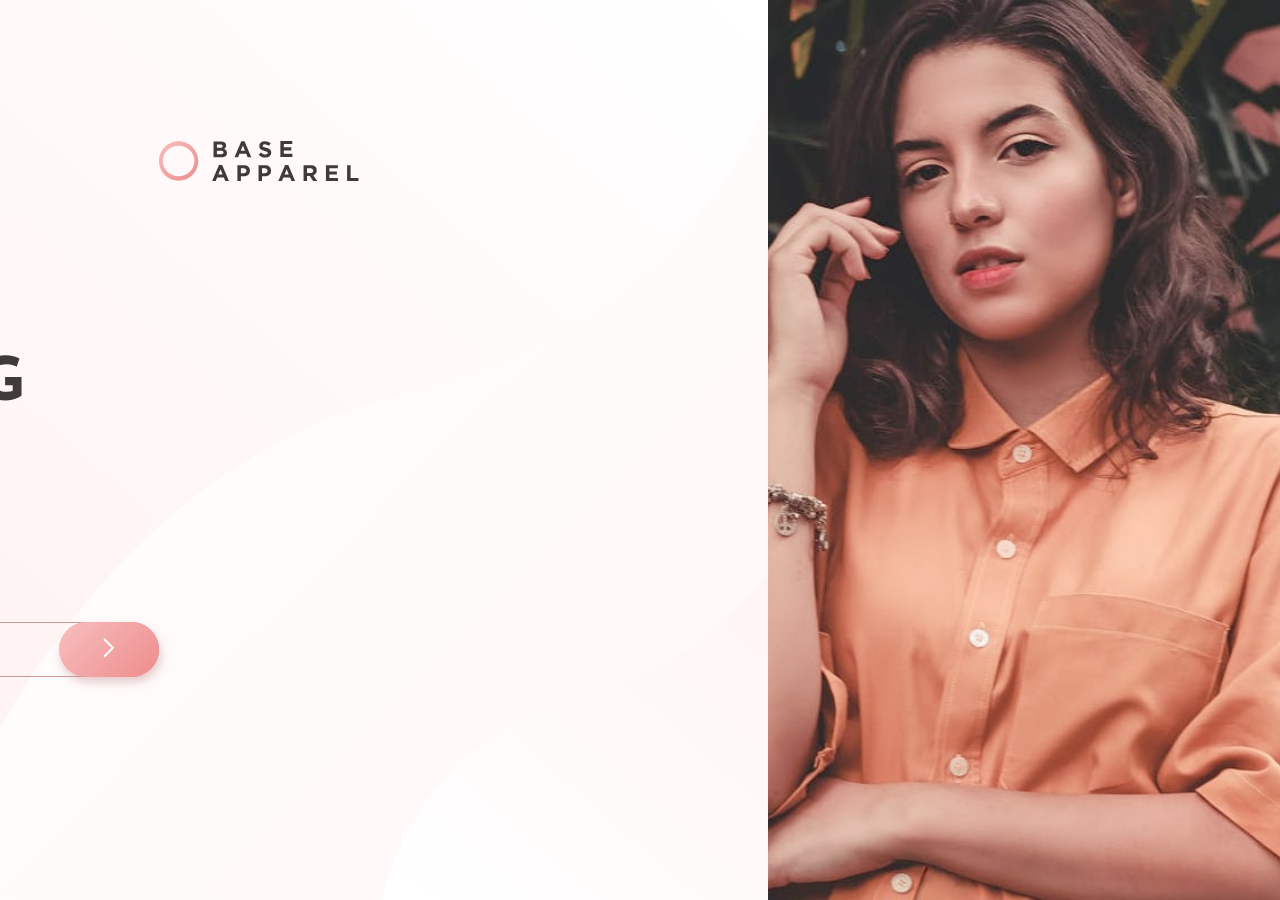
<file: base-apparel-coming-soon/index.html>
<!DOCTYPE html>
<html lang="en">

<head>
  <meta charset="UTF-8">
  <meta name="viewport" content="width=device-width, initial-scale=1.0">
  <!-- displays site properly based on user's device -->

  <link rel="icon" type="image/png" sizes="32x32" href="./images/favicon-32x32.png">

  <title>Frontend Mentor | Base Apparel coming soon page</title>
  <link rel="stylesheet" href="./css/index.css">

</head>

<body>
  <div class="container">
    <div class="left">
      <div class="inner-container">
        <img class="logo" src="./images/logo.svg" alt="logo" />

        <img class="bg-mobile" src="./images/hero-mobile.jpg" alt="background mobile" />
        <h1>
          <span>We're</span>
          <br />
          coming
          <br />
          soon
        </h1>

        <p>
          Hello fellow shoppers! We're currently building our new fashion
          store. Add your email below to stay up-to-date with announcements
          and our launch deals.
        </p>

        <form id="form">
          <input id="email" type="email" placeholder="Email Address" />
          <img class="error-icon" src="./images/icon-error.svg" alt="error" />
          <button>
            <img src="./images/icon-arrow.svg" alt="arrow" />
          </button>
          <small>Please provide a valid email</small>
        </form>
      </div>
    </div>

    <div class="right bg-image"></div>
  </div>


</body>
<script src="./index.js"></script>

</html>
</file>
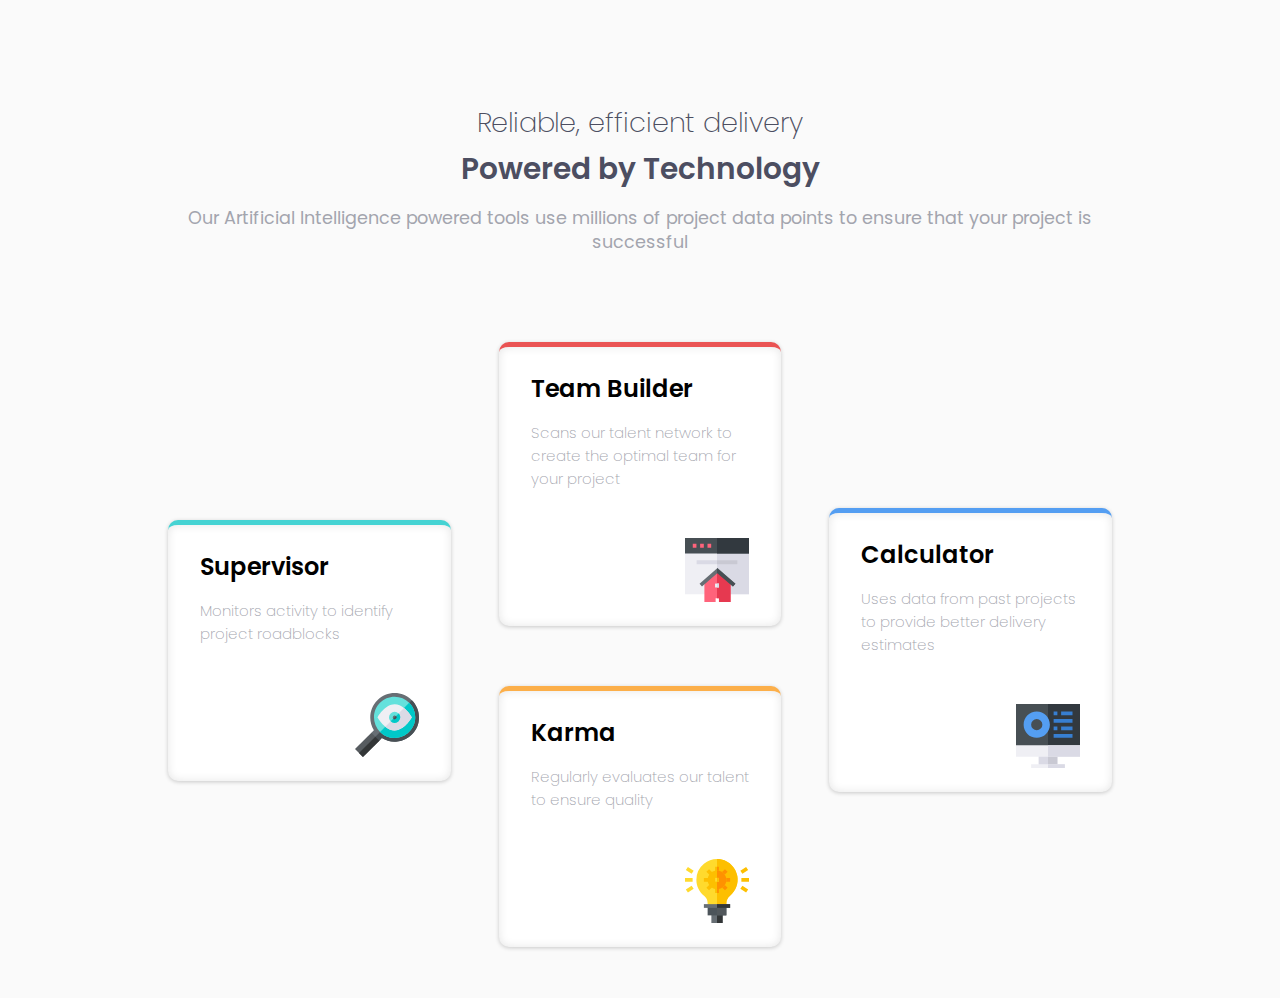
<file: four-card-feature-section/index.html>
<!DOCTYPE html>
<html lang="en">

<head>
  <meta charset="UTF-8">
  <meta name="viewport" content="width=device-width, initial-scale=1.0">
  <!-- displays site properly based on user's device -->

  <link rel="icon" type="image/png" sizes="32x32" href="./images/favicon-32x32.png">

  <title>Frontend Mentor | Four card feature section</title>

  <!-- Feel free to remove these styles or customise in your own stylesheet 👍 -->
  <style>
    .attribution {
      font-size: 11px;
      text-align: center;
    }

    .attribution a {
      color: hsl(228, 45%, 44%);
    }
  </style>
  <link rel="stylesheet" href="./css/index.css">

</head>

<body>
  <main>
    <div class="container">

      <div class="text">
        <p>Reliable, efficient delivery</p>
        <p>Powered by Technology</p>
        <p>Our Artificial Intelligence powered tools use millions of project data points
          to ensure that your project is successful</p>
      </div>

      <div class="cardContainers">

        <!-- Supervisor -->
        <div class="s card">
          <span class="header">Supervisor</span>
          <p>Monitors activity to identify project roadblocks</p>

          <div class="img">
            <img src="./images/icon-supervisor.svg" alt="">
          </div>

        </div>

        <!-- Team Builder -->
        <div class="t card">
          <span class="header">Team Builder</span>
          <p>Scans our talent network to create the optimal team for your project</p>
          <div class="img">
            <img src="./images/icon-team-builder.svg" alt="">
          </div>
        </div>

        <!-- Karma -->
        <div class="k card">
          <span class="header">Karma</span>
          <p>Regularly evaluates our talent to ensure quality</p>
          <div class="img">
            <img src="./images/icon-karma.svg" alt="">
          </div>
        </div>

        <!-- Calculator -->
        <div class="c card">
          <span class="header">Calculator</span>
          <p>Uses data from past projects to provide better delivery estimates</p>
          <div class="img">
            <img src="./images/icon-calculator.svg" alt="">
          </div>
        </div>

      </div>

    </div>

  </main>


</body>

</html>
</file>
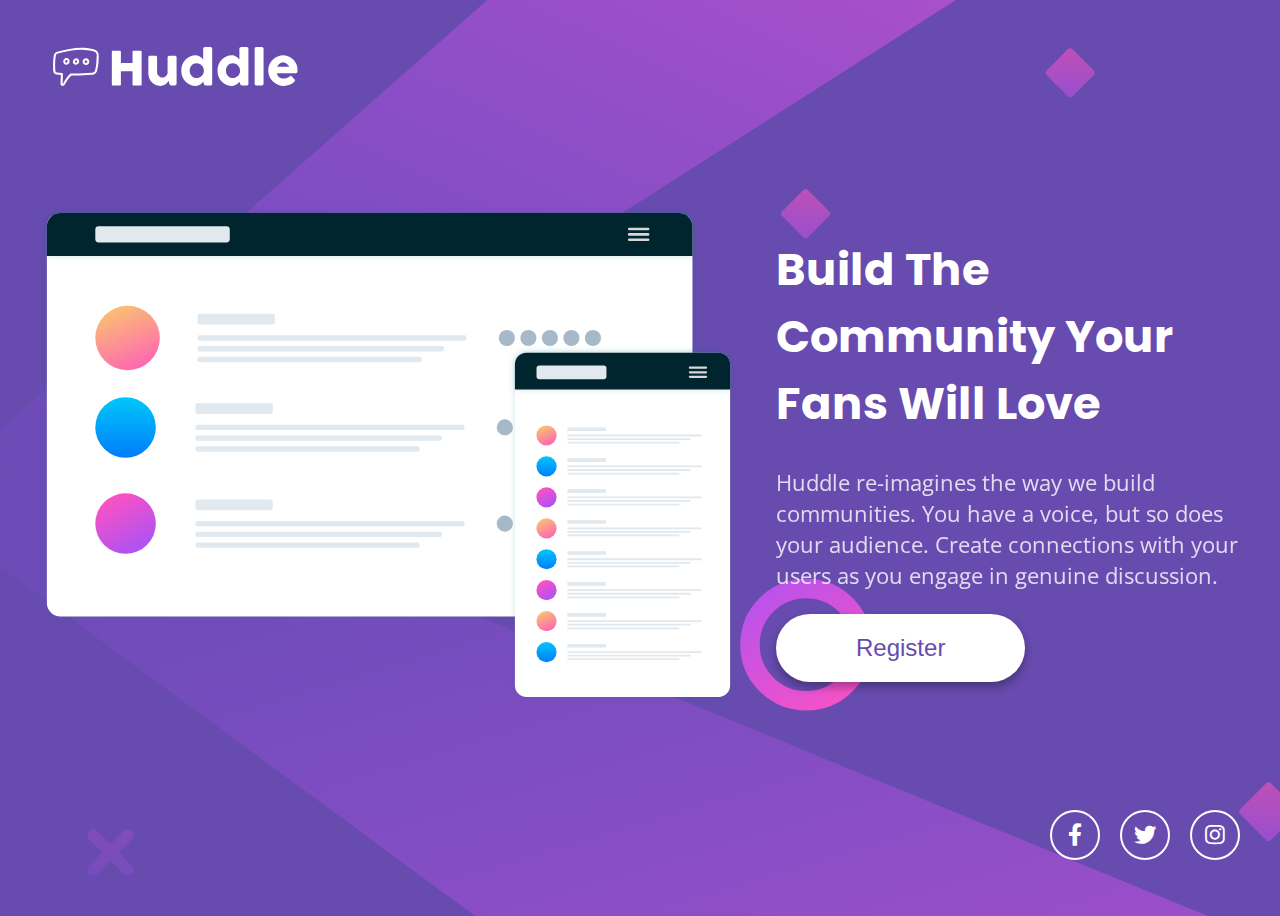
<file: huddle-landing-page-with-single-introductory-section/index.html>
<!DOCTYPE html>
<html lang="en">

<head>
  <meta charset="UTF-8">
  <meta name="viewport" content="width=device-width, initial-scale=1.0">
  <!-- displays site properly based on user's device -->
  <link rel="stylesheet" href="./css/index.css">
  <link rel="icon" type="image/png" sizes="32x32" href="./images/favicon-32x32.png">
  <link rel="stylesheet" href="https://cdnjs.cloudflare.com/ajax/libs/font-awesome/5.12.1/css/all.min.css" />
  <title>Frontend Mentor | Huddle landing page with single introductory section</title>
</head>

<body>

  <div class="container">
    <img src="./images/logo.svg" alt="logo" />

    <div class="flex">
      <div>
        <img src="./images/illustration-mockups.svg" alt="illustration" />
      </div>

      <div>
        <h1>Build The Community Your Fans Will Love</h1>
        <p>
          Huddle re-imagines the way we build communities. You have a voice,
          but so does your audience. Create connections with your users as you
          engage in genuine discussion.
        </p>
        <button>Register</button>
      </div>
    </div>

    <ul class="social-links">
      <li>
        <a href="#">
          <i class="fab fa-facebook-f"></i>
        </a>
      </li>
      <li>
        <a href="#">
          <i class="fab fa-twitter"></i>
        </a>
      </li>
      <li>
        <a href="#">
          <i class="fab fa-instagram"></i>
        </a>
      </li>
    </ul>
  </div>

</body>

</html>
</file>
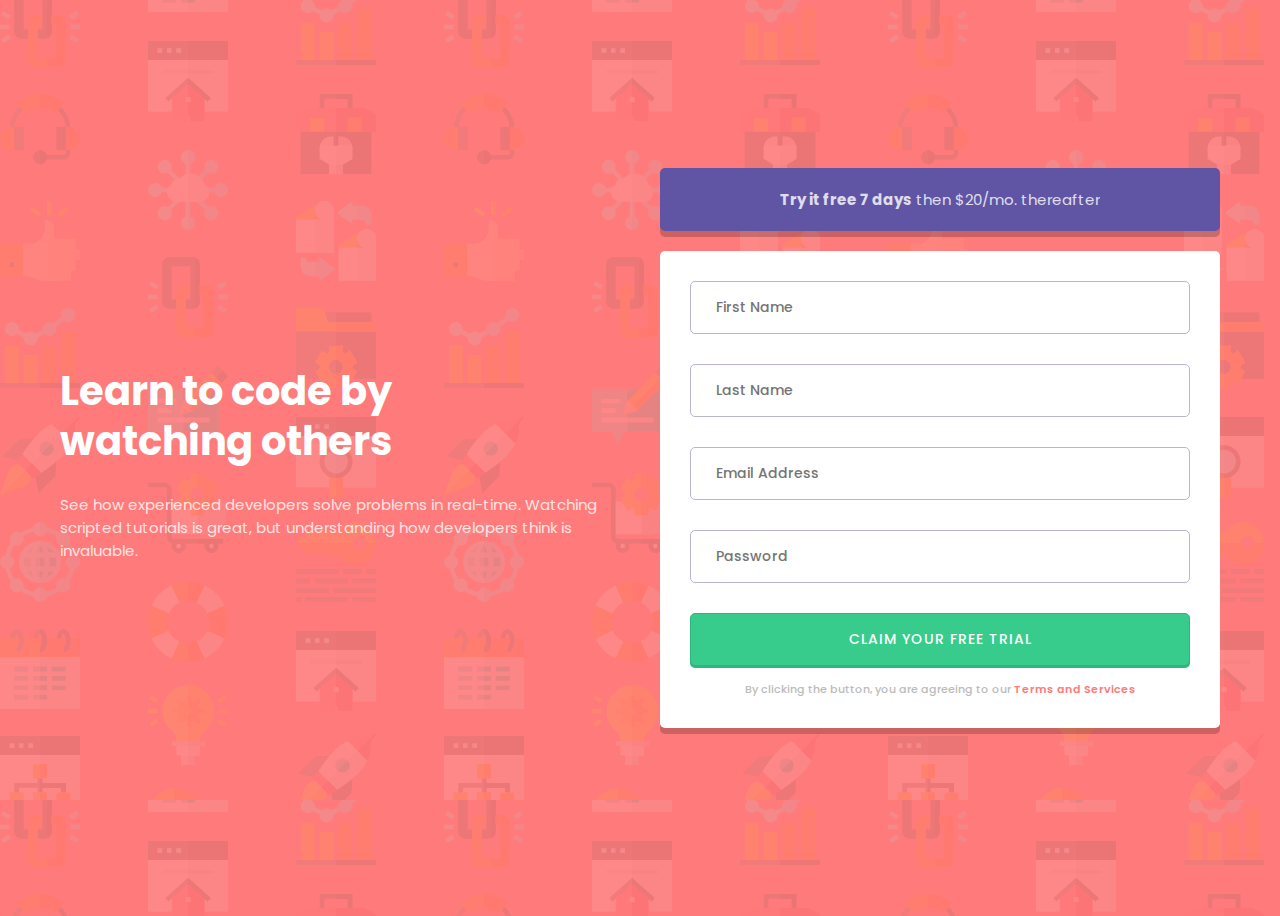
<file: intro-component-with-signup-form/index.html>
<!DOCTYPE html>
<html lang="en">

<head>
  <meta charset="UTF-8">
  <meta name="viewport" content="width=device-width, initial-scale=1.0">
  <!-- displays site properly based on user's device -->

  <link rel="icon" type="image/png" sizes="32x32" href="./images/favicon-32x32.png">
  <link rel="stylesheet" href="./css/index.css">
  <title>Frontend Mentor | Intro component with sign up form</title>


</head>

<body>

  <div class="container">
    <div>
      <h1>
        Learn to code by
        <br />
        watching others
      </h1>
      <p>
        See how experienced developers solve problems in real-time. Watching
        scripted tutorials is great, but understanding how developers think is
        invaluable.
      </p>
    </div>
    <div>
      <div class="box box-blue">
        <p>
          <strong>Try it free 7 days</strong>
          then $20/mo. thereafter
        </p>
      </div>

      <form class="box" id="form">
        <div class="form-control">
          <input type="text" id="firstname" placeholder="First Name" />
          <img src="./images/icon-error.svg" alt="error-icon" />
          <small></small>
        </div>
        <div class="form-control">
          <input type="text" id="lastname" placeholder="Last Name" />
          <img src="./images/icon-error.svg" alt="error-icon" />
          <small></small>
        </div>
        <div class="form-control">
          <input type="text" id="email" placeholder="Email Address" />
          <img src="./images/icon-error.svg" alt="error-icon" />
          <small></small>
        </div>
        <div class="form-control">
          <input type="password" id="password" placeholder="Password" />
          <img src="./images/icon-error.svg" alt="error-icon" />
          <small></small>
        </div>

        <button>Claim your free trial</button>
        <small>
          By clicking the button, you are agreeing to our
          <a href="#">Terms and Services</a>
        </small>
      </form>
    </div>
  </div>

</body>
<script src="index.js"></script>

</html>
</file>
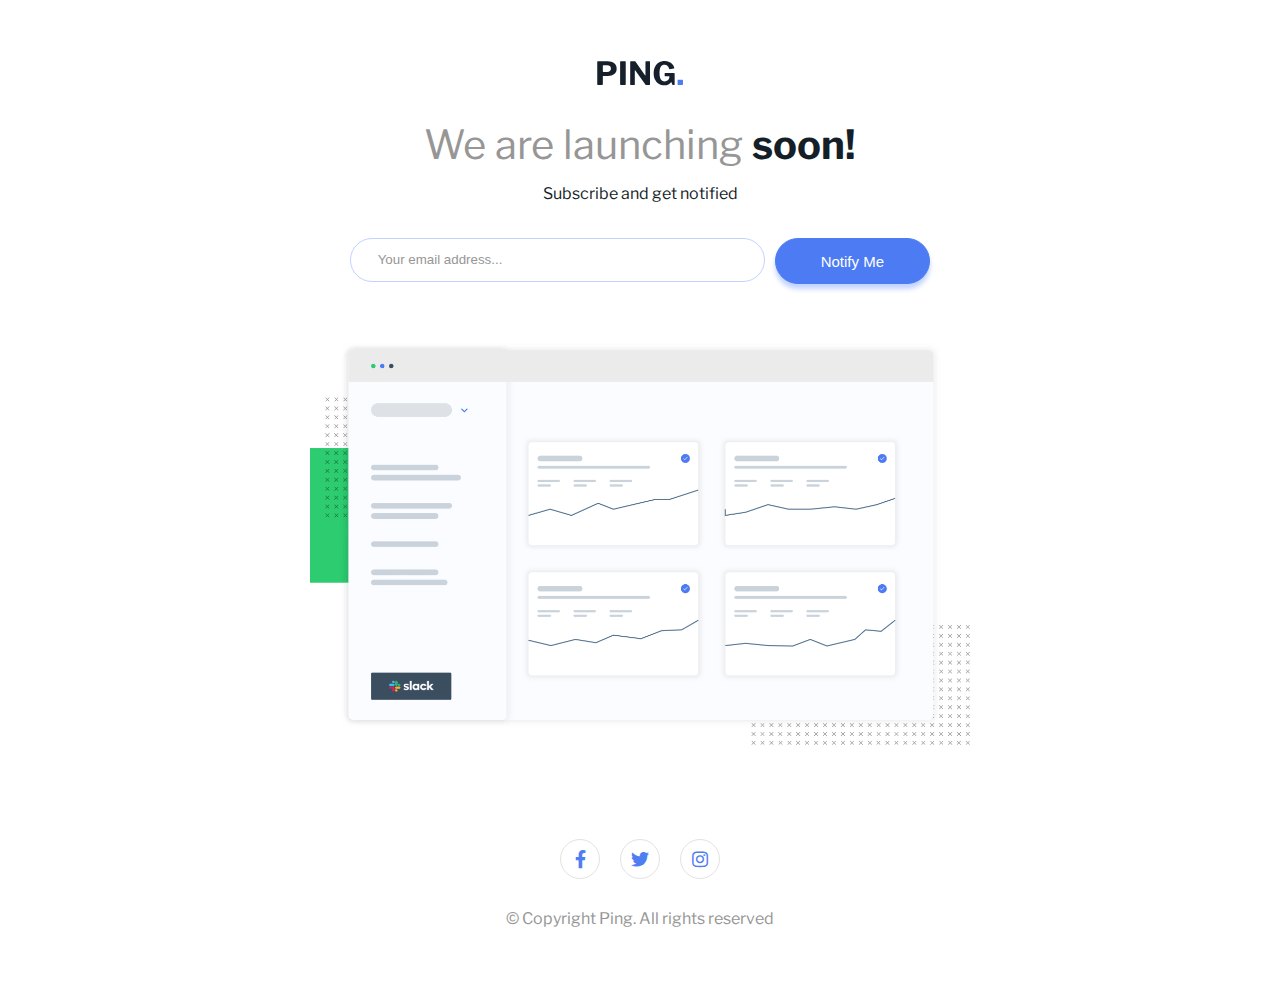
<file: ping-coming-soon-page/index.html>
<!DOCTYPE html>
<html lang="en">

<head>
  <meta charset="UTF-8">
  <meta name="viewport" content="width=device-width, initial-scale=1.0">
  <title>Document</title>
  <link rel="stylesheet" href="./css/index.css">
  <link rel="stylesheet" href="https://cdnjs.cloudflare.com/ajax/libs/font-awesome/5.12.1/css/all.min.css" />
</head>

<body>
  <main>
    <img src="./images/logo.svg" alt="">

    <p class="header">We are launching <strong>soon!</strong></p>

    <p class="subscribe">Subscribe and get notified</p>

    <div class="inputContainer">
      <div class="input">
        <input class="email" type="text" placeholder="Your email address...">
        <small class="small">Please provide a valid email address</small>
      </div>

      <button class="button">Notify Me</button>
    </div>

    <img class="illustration" src="./images/illustration-dashboard.png" alt="">

    <footer>
      <div class="links">
        <ul>
          <li><a href="">
              <i class="fab fa-facebook-f"></i>
            </a></li>

          <li><a href="">
              <i class="fab fa-twitter"></i>
            </a></li>

          <li><a href="">
              <i class="fab fa-instagram"></i>
            </a></li>
        </ul>
      </div>

      <p class="footer">&copy; Copyright Ping. All rights reserved</p>
    </footer>

  </main>
</body>
<script src="./index.js"></script>

</html>
</file>
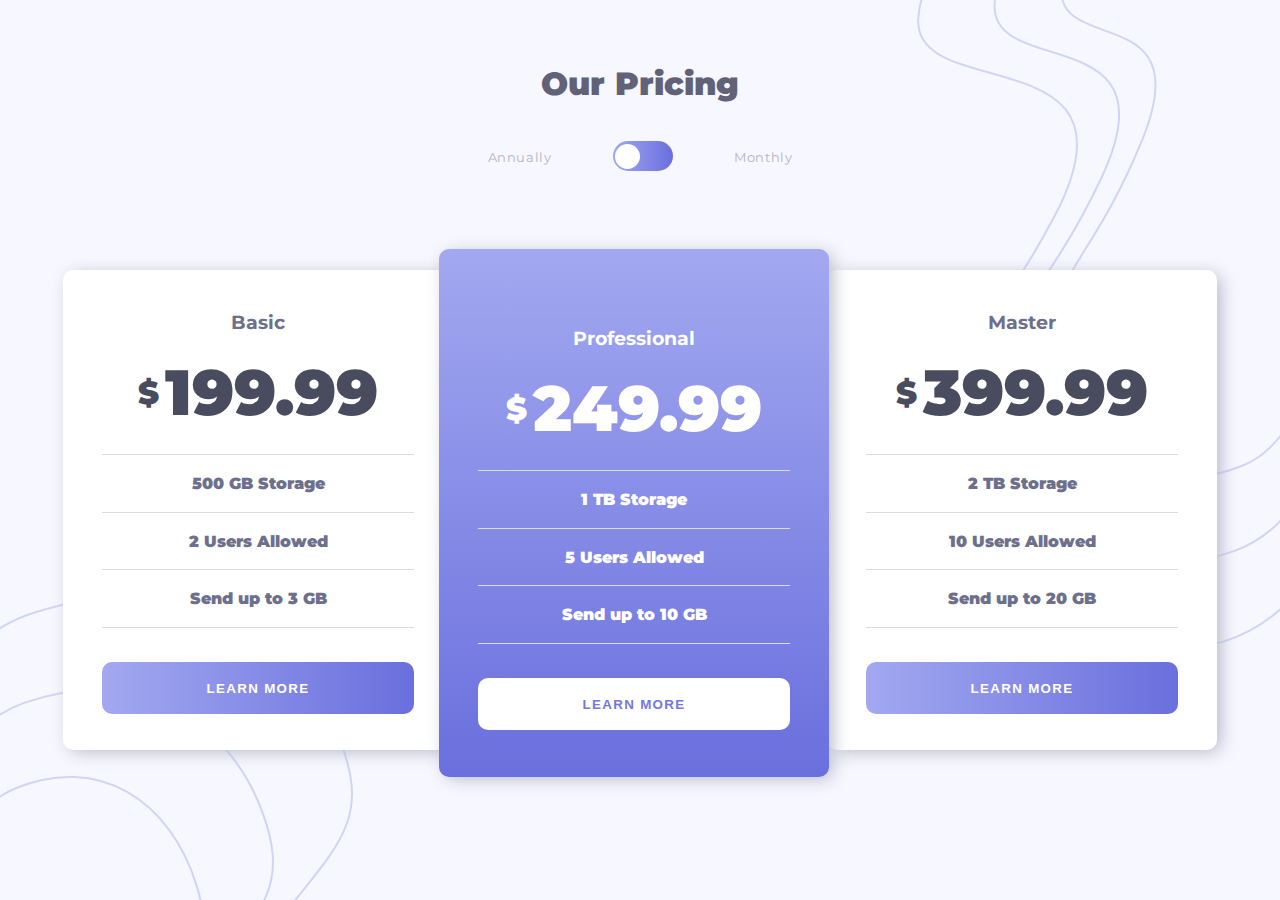
<file: pricing-component-with-toggle/index.html>
<!DOCTYPE html>
<html lang="en">

<head>
  <meta charset="UTF-8">
  <meta name="viewport" content="width=device-width, initial-scale=1.0">
  <!-- displays site properly based on user's device -->

  <link rel="icon" type="image/png" sizes="32x32" href="./images/favicon-32x32.png">

  <title>Frontend Mentor | [Challenge Name Here]</title>
  <link rel="stylesheet" href="./css/index1.css">


</head>

<body>


  <span class="title">Our Pricing</span>

  <div class="timeToggle">
    <span>Annually</span>

    <span>
      <input type="checkbox" name="toggle" id="toggle" unchecked />
      <label for="toggle">
        <div class="ball"></div>
      </label>
    </span>

    <span>Monthly</span>

  </div>

  <div class="container">


    <!--basic card-->
    <div class="card basic">

      <p>Basic</p>

      <div class="price">
        <span>&dollar;</span>
        <span id="basic" class="pricing monthly"> 199.99</span>

      </div>

      <span class="desc">500 GB Storage</span>
      <span class="desc">2 Users Allowed</span>
      <span class="desc last">Send up to 3 GB</span>

      <button>Learn More</button>

    </div>


    <!--professional card-->
    <div class="card professional selected">

      <p>Professional</p>

      <div class="price">
        <span>&dollar;</span>
        <span id="prof" class="pricing"> 249.99</span>
      </div>


      <span class="desc">1 TB Storage</span>
      <span class="desc">5 Users Allowed</span>
      <span class="desc last">Send up to 10 GB</span>

      <button class="button selected">Learn More</button>
    </div>





    <!--Master card-->
    <div class="card master">

      <p>Master</p>

      <div class="price">
        <span>&dollar;</span>
        <span id="master" class="pricing"> 399.99</span>
      </div>

      <span class="desc">2 TB Storage</span>
      <span class="desc">10 Users Allowed</span>
      <span class="desc last">Send up to 20 GB</span>

      <button>Learn More</button>
    </div>

  </div>


</body>
<script src="./index.js"></script>

</html>
</file>
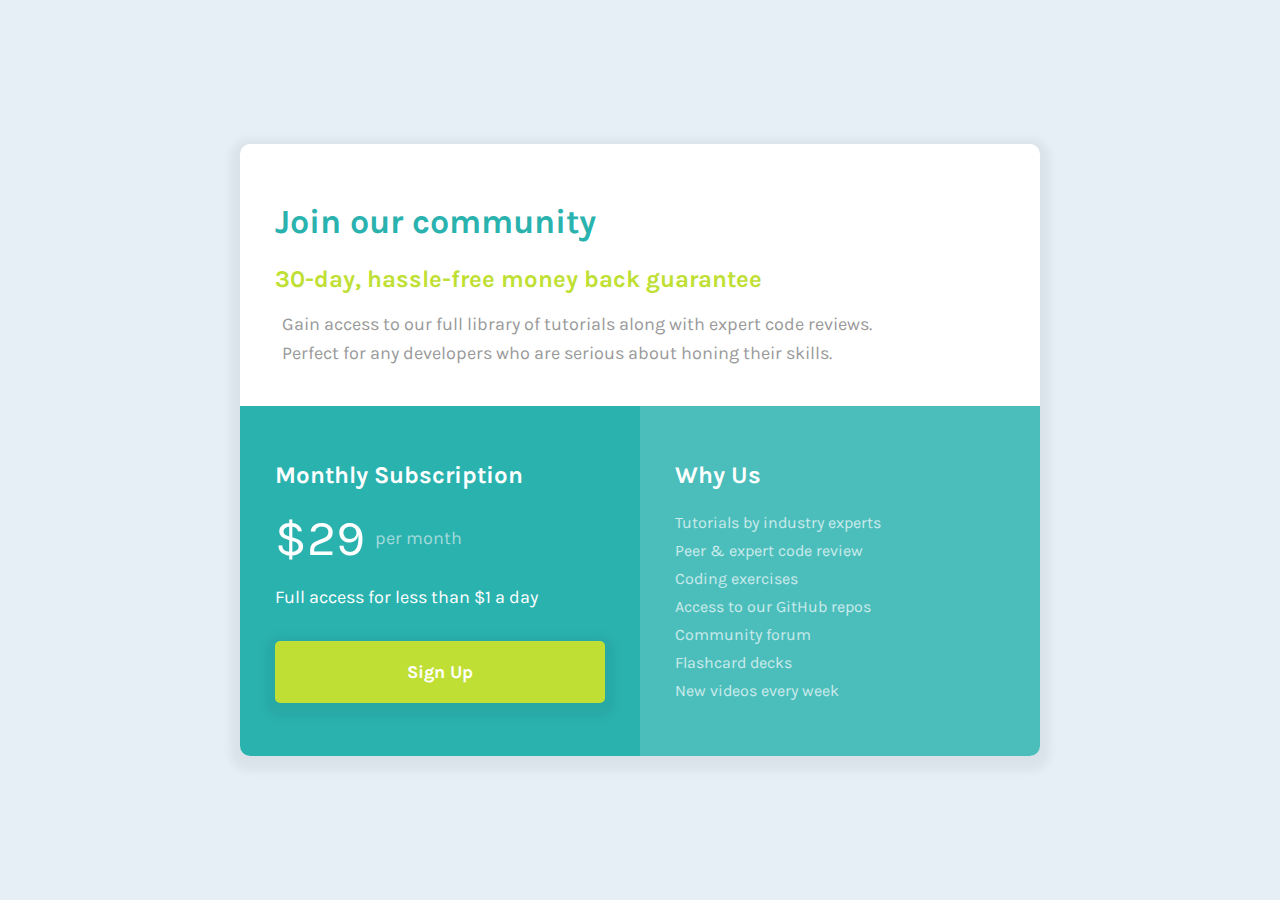
<file: single-price-grid-component/index.html>
<!DOCTYPE html>
<html lang="en">

<head>
  <meta charset="UTF-8">
  <meta name="viewport" content="width=device-width, initial-scale=1.0">
  <!-- displays site properly based on user's device -->

  <link rel="icon" type="image/png" sizes="32x32" href="./images/favicon-32x32.png">

  <title>Frontend Mentor | Single Price Grid Component</title>
  <link rel="stylesheet" href="./css/index.css">
</head>

<body>
  <main>
    <section>
      <h1>Join our community</h1>

      <h2 class="yellow-text">30-day, hassle-free money back guarantee</h2>

      <p class="light-black">
        Gain access to our full library of tutorials along with expert code
        reviews.
      </p>

      <p class="light-black">
        Perfect for any developers who are serious about honing their skills.
      </p>
    </section>

    <div class="row">
      <section class="cyan">

        <h2>Monthly Subscription</h2>

        <p class="faded">
          <span class="big">&dollar;29</span>
          per month
        </p>

        <p>Full access for less than &dollar;1 a day</p>

        <button>Sign Up</button>

      </section>

      <section class="greyish-blue">
        <h2>Why Us</h2>

        <ul>
          <li>Tutorials by industry experts</li>
          <li>Peer &amp; expert code review</li>
          <li>Coding exercises</li>
          <li>Access to our GitHub repos</li>
          <li>Community forum</li>
          <li>Flashcard decks</li>
          <li>New videos every week</li>
        </ul>
      </section>
    </div>
  </main>

</body>

</html>
</file>
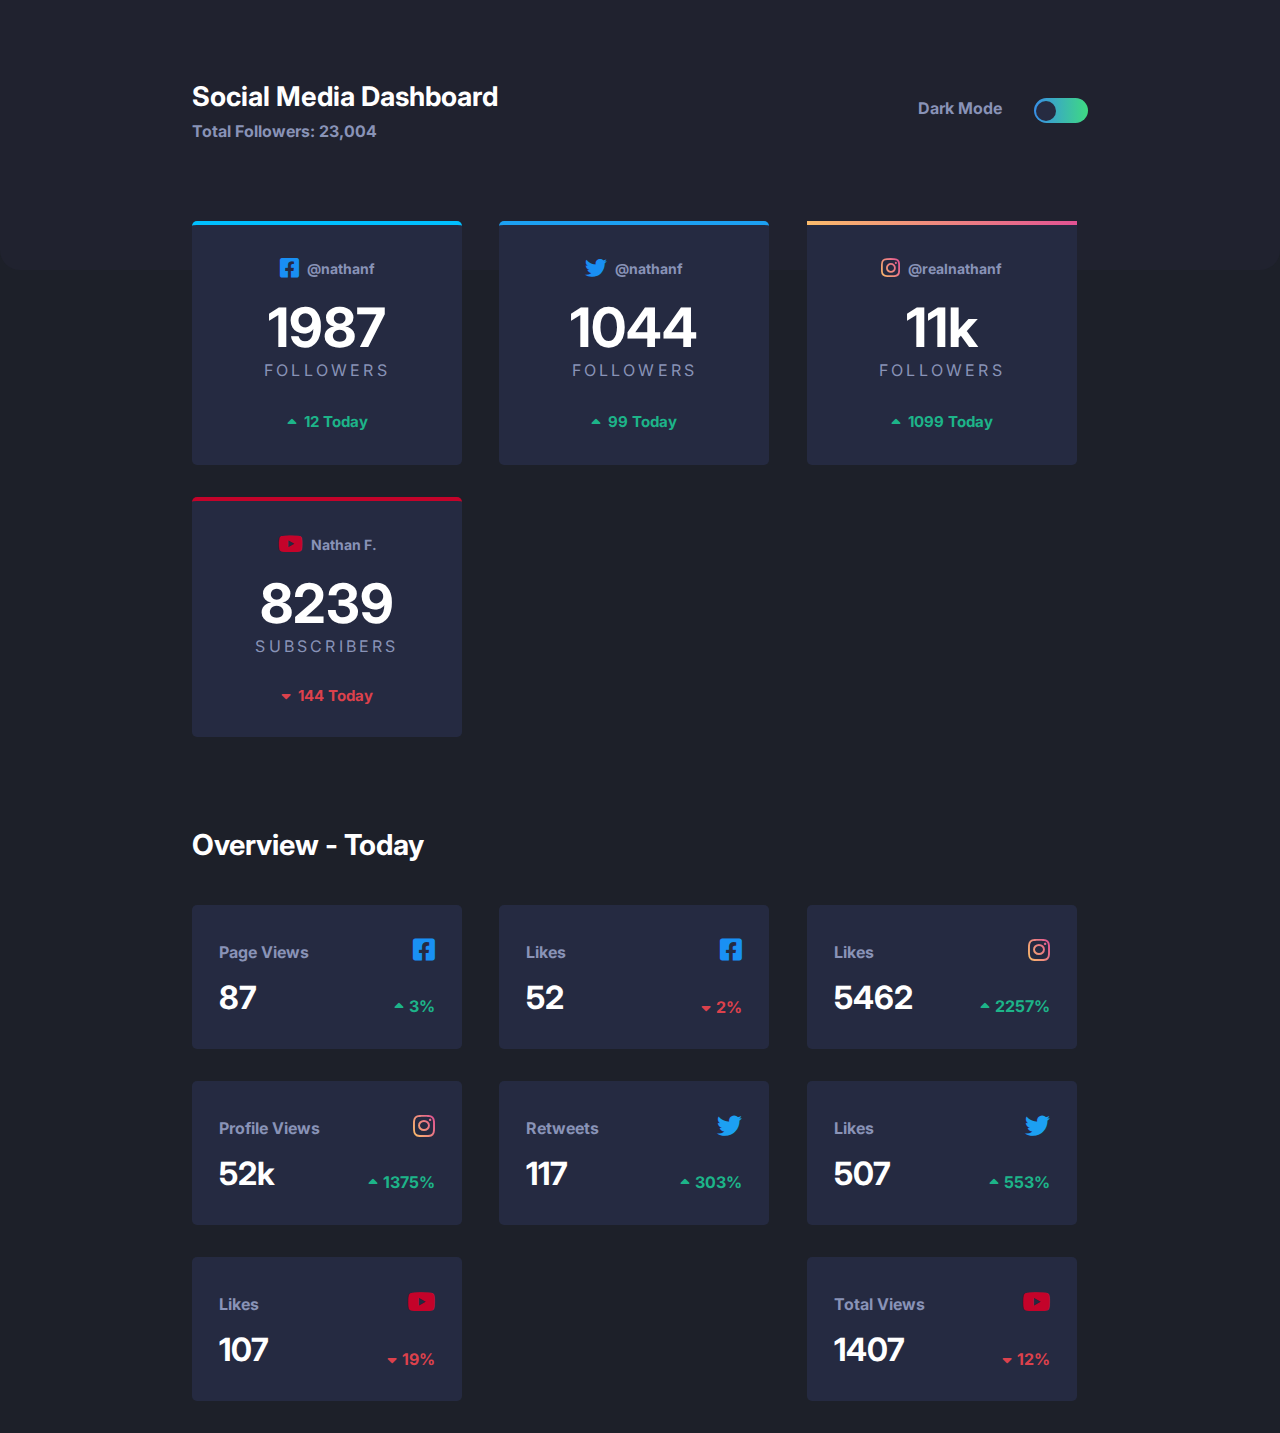
<file: social-media-dashboard-with-theme-switcher/index.html>
<!DOCTYPE html>
<html lang="en">

<head>
  <meta charset="UTF-8">
  <meta name="viewport" content="width=device-width, initial-scale=1.0">
  <!-- displays site properly based on user's device -->

  <link rel="icon" type="image/png" sizes="32x32" href="./images/favicon-32x32.png">
  <link rel="stylesheet" href="./css/index.css">
  <link rel="stylesheet" href="https://cdnjs.cloudflare.com/ajax/libs/font-awesome/5.12.1/css/all.min.css" />

  <title>Frontend Mentor | [Social media dashboard]</title>


</head>

<body>

  <div class="top white">

  </div>

  <main>

    <div class="nav">
      <div class="desc text-darkblue">
        <p class="text-darkblue">Social Media Dashboard</p>
        <p class="text-lightblue">Total Followers: 23,004</p>
      </div>

      <div class="toggle">
        <p>Dark Mode</p>

        <span>
          <input type="checkbox" name="toggle" id='toggle' unchecked>
          <label for="toggle">
            <div class="ball white"></div>
          </label>
        </span>

      </div>
    </div>

    <div class="bigrow">
      <!-- facebook -->
      <div class="bigCard facebook white">
        <div class="name">
          <i class="fab fa-facebook-square"></i>
          <p class="text-darkblue">@nathanf</p>
        </div>

        <div class="followers">
          <strong class="text-darkblue">1987</strong>
          <p>Followers</p>
        </div>

        <div class="stats">
          <i class="fas fa-sort-up"></i>
          <p>12 Today</p>
        </div>
      </div>

      <!-- twitter -->

      <div class="bigCard twitter white">
        <div class="name">
          <i class="fab fa-twitter"></i>
          <p class="text-darkblue">@nathanf</p>
        </div>

        <div class="followers">
          <strong class="text-darkblue">1044</strong>
          <p>Followers</p>
        </div>

        <div class="stats">
          <i class="fas fa-sort-up"></i>
          <p>99 Today</p>
        </div>
      </div>

      <!-- instagream -->

      <div class="bigCard instagram white">
        <div class="name">
          <i class="fab fa-instagram"></i>
          <p class="text-darkblue">@realnathanf</p>
        </div>

        <div class="followers">
          <strong class="text-darkblue">11k</strong>
          <p>Followers</p>
        </div>

        <div class="stats">
          <i class="fas fa-sort-up"></i>
          <p>1099 Today</p>
        </div>
      </div>

      <!-- youttube -->

      <div class="bigCard youtube white">
        <div class="name">
          <i class="fab fa-youtube"></i>
          <p class="text-darkblue">Nathan F.</p>
        </div>

        <div class="followers">
          <strong class="text-darkblue">8239</strong>
          <p>Subscribers</p>
        </div>

        <div class="stats">
          <i class="fas fa-sort-down"></i>
          <p>144 Today</p>
        </div>
      </div>


    </div>


    <div class="overview">
      <p class="text-darkblue">Overview - Today</p>
    </div>


    <div class="smallrow">


      <!-- facebook -->
      <div class="smallCard facebook white">
        <div class="first">
          <p class="text-lightblue">Page Views</p>
          <i class="fab fa-facebook-square"></i>
        </div>

        <div class="second">
          <p class="text-darkblue">87</p>
          <div class="growth">
            <i class="fas fa-sort-up"></i>
            <p>3%</p>
          </div>

        </div>
      </div>

      <div class="smallCard facebook likes white">
        <div class="first">
          <p class="text-lightblue">Likes</p>
          <i class="fab fa-facebook-square"></i>
        </div>

        <div class="second">
          <p class="text-darkblue">52</p>
          <div class="growth down">
            <i class="fas fa-sort-down"></i>
            <p>2%</p>
          </div>

        </div>
      </div>

      <!-- instagram -->
      <div class="smallCard instagram white">
        <div class="first">
          <p class="text-lightblue">Likes</p>
          <i class="fab fa-instagram"></i>
        </div>

        <div class="second">
          <p class="text-darkblue">5462</p>
          <div class="growth">
            <i class="fas fa-sort-up"></i>
            <p>2257%</p>
          </div>

        </div>
      </div>

      <div class="smallCard instagram white">
        <div class="first">
          <p class="text-lightblue">Profile Views</p>
          <i class="fab fa-instagram"></i>
        </div>

        <div class="second">
          <p class="text-darkblue">52k</p>
          <div class="growth">
            <i class="fas fa-sort-up"></i>
            <p>1375%</p>
          </div>

        </div>
      </div>

      <!-- twitter -->
      <div class="smallCard twitter white">
        <div class="first">
          <p class="text-lightblue">Retweets</p>
          <i class="fab fa-twitter"></i>
        </div>

        <div class="second">
          <p class="text-darkblue">117</p>
          <div class="growth">
            <i class="fas fa-sort-up"></i>
            <p>303%</p>
          </div>

        </div>
      </div>

      <div class="smallCard twitter white">
        <div class="first">
          <p class="text-lightblue">Likes</p>
          <i class="fab fa-twitter"></i>
        </div>

        <div class="second">
          <p class="text-darkblue">507</p>
          <div class="growth">
            <i class="fas fa-sort-up"></i>
            <p>553%</p>
          </div>

        </div>
      </div>

      <!-- youtube -->
      <div class="smallCard youtube likes white">
        <div class="first">
          <p class="text-lightblue">Likes</p>
          <i class="fab fa-youtube"></i>
        </div>

        <div class="second">
          <p class="text-darkblue">107</p>
          <div class="growth down">
            <i class="fas fa-sort-down"></i>
            <p>19%</p>
          </div>

        </div>
      </div>


      <div class="smallCard youtube likes white">
        <div class="first">
          <p class="text-lightblue">Total Views</p>
          <i class="fab fa-youtube"></i>
        </div>

        <div class="second">
          <p class="text-darkblue">1407</p>
          <div class="growth down">
            <i class="fas fa-sort-down"></i>
            <p>12%</p>
          </div>

        </div>
      </div>

    </div>


  </main>

  <!-- 
  

  Dark Mode



  @nathanf
  1987
  Followers
  12 Today

  @nathanf
  1044
  Followers
  99 Today

  @realnathanf
  11k
  Followers
  1099 Today

  Nathan F.
  8239
  Subscribers
  144 Today



  Overview - Today

  Page Views
  87
  3%

  Likes
  52
  2%

  Likes
  5462
  2257%

  Profile Views
  52k
  1375%

  Retweets
  117
  303%

  Likes
  507
  553%

  Likes
  107
  19%

  Total Views
  1407
  12% -->


</body>
<script src="./index.js"></script>

</html>
</file>
<file: base-apparel-coming-soon/css/index.css>
@import url('https://fonts.googleapis.com/css?family=Josefin+Sans:200,400,600&display=swap');
* {
	box-sizing: border-box;
}

body {
	background-image: linear-gradient(
		135deg,
		hsl(0, 0%, 100%),
		hsl(0, 100%, 98%)
	);
	font-family: 'Josefin Sans', sans-serif;
	margin: 0;
}

.container {
	display: flex;
    min-height: 100vh;
    
}

.left {
    
	background-image: url('../images/bg-pattern-desktop.svg');
	background-size: cover;
	background-position: center center;
	padding: 0 40px 40px;
	width: 60%;
}

.inner-container {
	max-width: 450px;
    margin: auto;
    margin-top: 5em;
}

.right {
	width: 40%;
}

.bg-image {
	background-image: url('../images/hero-desktop.jpg');
	background-size: cover;
	background-position: center center;
}

.logo {
	margin: 60px 0;
	width: 200px;
}

.bg-mobile {
	display: none;
}

h1 {
	color: hsl(0, 6%, 24%);
	font-size: 60px;
	letter-spacing: 10px;
	line-height: 1.1;
	margin-bottom: 0;
	transform: translateX(-100%);
	text-transform: uppercase;
	animation: comeinleft 0.5s ease forwards;
}

h1 span {
	color: hsl(0, 36%, 70%);
	font-weight: 200;
}

p {
	color: hsl(0, 36%, 70%);
	line-height: 26px;
	margin: 30px 0;
	transform: translateX(100%);
	opacity: 0;
	animation: comeinright 0.5s ease forwards;
}

form {
	position: relative;
	transform: translateX(-100%);
	animation: comeinleft 0.5s ease forwards;
}

input {
	background-color: transparent;
	border: 1px solid hsl(0, 36%, 70%);
	border-radius: 50px;
	font-size: 16px;
	padding: 15px 30px;
	height: 55px;
	width: 100%;
}

input:focus {
	border-width: 2px;
	box-shadow: 0px 0px 10px hsla(0, 36%, 70%, 0.5);
	outline: none;
}

input::placeholder {
	color: hsl(0, 36%, 70%);
}

form.error input {
	border: 2px solid hsl(0, 93%, 68%);
}

button {
	background-image: linear-gradient(135deg, hsl(0, 80%, 86%), hsl(0, 74%, 74%));
	box-shadow: 2px 5px 10px hsla(0, 36%, 70%, 0.5);
	border: none;
	border-radius: 50px;
	cursor: pointer;
	padding: 15px;
	position: absolute;
    top: 0;
    outline: none;
	right: 0;
	transition: opacity 0.2s ease;
	height: 55px;
	width: 100px;
}

button:hover {
	opacity: 0.6;
}

.error-icon {
	display: none;
	position: absolute;
	top: 15px;
	right: 110px;
}

form.error .error-icon {
	display: block;
}

small {
	color: hsl(0, 93%, 68%);
	display: none;
	margin-top: 15px;
	margin-left: 30px;
}

form.error small {
	display: block;
}

/* Animations */
@keyframes comeinleft {
	to {
		transform: translateX(0);
	}
}

@keyframes comeinright {
	to {
		opacity: 1;
		transform: translateX(0);
	}
}

@media screen and (max-width: 600px) {
	.logo {
		margin: 30px 0;
		width: 100px;
	}

	.bg-mobile {
		display: block;
		margin-left: -40px;
		margin-right: -40px;
		width: calc(100% + 80px);
	}

	h1 {
		font-size: 40px;
	}

	.left {
		width: 100%;
	}

	.right {
		display: none;
	}
}
</file>
<file: four-card-feature-section/css/index.css>
@import url("https://fonts.googleapis.com/css?family=Poppins&display=swap");
body {
  font-family: 'Poppins';
  background: #fafafa;
}

main {
  padding: 7em 3.5em 7em 3.5em;
}

.text {
  line-height: 1rem;
}

.text p:nth-child(1) {
  font-size: 1.7rem;
  color: #4c4e61;
  font-weight: 200;
}

.text p:nth-child(2) {
  font-size: 1.85rem;
  color: #4c4e61;
  font-weight: 600;
}

.text p:nth-child(3) {
  color: #a3a5ae;
  line-height: 1.5rem;
  text-align: center;
  font-size: 1.1rem;
  margin-bottom: 5em;
}

.card {
  margin-bottom: 2em;
  border-radius: 10px;
  padding: 1.5em 2em 1.5em 2em;
  background: white;
  -webkit-box-shadow: 0 1px 4px rgba(0, 0, 0, 0.2), 0 0 10px rgba(0, 0, 0, 0.1) inset;
          box-shadow: 0 1px 4px rgba(0, 0, 0, 0.2), 0 0 10px rgba(0, 0, 0, 0.1) inset;
}

.card span {
  font-size: 1.5rem;
  font-weight: 600;
}

.card p {
  font-size: 0.9375rem;
  font-weight: 200;
  color: #a3a5ae;
}

.card .img {
  display: -webkit-box;
  display: -ms-flexbox;
  display: flex;
  -webkit-box-pack: end;
      -ms-flex-pack: end;
          justify-content: flex-end;
}

.s {
  border-top: 5px solid #45d3d3;
}

.t {
  border-top: 5px solid #ea5353;
}

.k {
  border-top: 5px solid #fcaf4a;
}

.c {
  border-top: 5px solid #549ef2;
}

@media (max-width: 600px) {
  .text {
    text-align: center;
  }
}

@media (min-width: 600px) {
  main {
    padding-left: 5em;
    padding-right: 5em;
  }
  .text {
    text-align: center;
  }
}

@media (min-width: 900px) {
  .cardContainers {
    display: -webkit-box;
    display: -ms-flexbox;
    display: flex;
    -webkit-box-orient: horizontal;
    -webkit-box-direction: normal;
        -ms-flex-direction: row;
            flex-direction: row;
    -ms-flex-wrap: wrap;
        flex-wrap: wrap;
    -webkit-box-pack: center;
        -ms-flex-pack: center;
            justify-content: center;
  }
  .cardContainers .s {
    -webkit-box-flex: 1;
        -ms-flex-positive: 1;
            flex-grow: 1;
  }
  .cardContainers .t {
    -ms-flex-negative: 1;
        flex-shrink: 1;
  }
  .cardContainers .k {
    -webkit-box-flex: 2;
        -ms-flex-positive: 2;
            flex-grow: 2;
  }
  .cardContainers .c {
    -ms-flex-negative: 3;
        flex-shrink: 3;
  }
}

@media (min-width: 1142px) {
  main {
    padding: 5em 10em 0em 10em;
  }
  .text {
    text-align: center;
  }
  .cardContainers {
    display: -ms-grid;
    display: grid;
    -ms-grid-columns: 1fr 3em 1fr 3em 1fr;
        grid-template-columns: 1fr 3em 1fr 3em 1fr;
    -ms-grid-rows: 1fr 1em 1fr;
        grid-template-rows: 1fr 1em 1fr;
  }
  .card p {
    max-width: 23em;
  }
  .card .img {
    margin-top: 3em;
  }
  .s {
    -ms-grid-column: 1;
    -ms-grid-column-span: 1;
    grid-column: 1 / 2;
    -ms-grid-row: 2;
    -ms-grid-row-span: 1;
    grid-row: 2/3;
    -ms-flex-item-align: center;
        -ms-grid-row-align: center;
        align-self: center;
  }
  .t {
    -ms-grid-column: 3;
    -ms-grid-column-span: 1;
    grid-column: 3 / 4;
  }
  .k {
    -ms-grid-column: 3;
    -ms-grid-column-span: 1;
    grid-column: 3 / 4;
    -ms-grid-row: 3;
    grid-row: 3/3;
    -ms-flex-item-align: center;
        -ms-grid-row-align: center;
        align-self: center;
  }
  .c {
    -ms-grid-column: 5;
    grid-column: 5 / 5;
    -ms-grid-row: 2;
    -ms-grid-row-span: 1;
    grid-row: 2/3;
    -ms-flex-item-align: center;
        -ms-grid-row-align: center;
        align-self: center;
  }
}
/*# sourceMappingURL=index.css.map */
</file>
<file: huddle-landing-page-with-single-introductory-section/css/index.css>
@import url('https://fonts.googleapis.com/css?family=Open+Sans|Poppins:400,700&display=swap');

* {
	box-sizing: border-box;
}

body {
	background-image: url('../images/bg-desktop.svg');
	background-repeat: no-repeat;
	background-size: cover;
	background-color: hsl(257, 40%, 49%);
	color: #fff;
	display: flex;
	font-family: 'Open sans', sans-serif;
	font-size: 1.4em;
	align-items: center;
	justify-content: center;
	min-height: 100vh;
}

h1 {
	font-family: 'Poppins', sans-serif;
}

p {
	opacity: 0.8;
}

img {
	max-width: 100%;
}

.container {
	margin: auto;
	max-width: 100%;
	width: 1200px;
}

.flex {
	display: flex;
	margin: 100px 0;
}

.flex > div:first-child {
	flex: 0.6;
	margin-right: 20px;
}

.flex > div:last-child {
	flex: 0.4;
	margin-left: 20px;
}

button {
	background-color: #fff;
	border-radius: 50px;
	border: none;
	box-shadow: 0 5px 10px rgba(0, 0, 0, 0.3);
	color: hsl(257, 40%, 49%);
	font-size: 24px;
	padding: 20px 80px;
}

.social-links {
	display: flex;
	justify-content: flex-end;
	padding: 0;
	list-style-type: none;
}

.social-links a {
	border-radius: 50%;
	border: 2px solid #fff;
	color: #fff;
	display: inline-flex;
	align-items: center;
	justify-content: center;
	margin-left: 20px;
	height: 50px;
	width: 50px;
	text-decoration: none;
}

@media screen and (max-width: 768px) {
	body {
		background-image: url('../images/bg-mobile.svg');
		background-repeat: no-repeat;
		background-size: contain;
		background-color: hsl(257, 40%, 49%);
		color: #fff;
		display: flex;
		font-family: 'Open sans', sans-serif;
		font-size: 1.4em;
		align-items: center;
		justify-content: center;
		min-height: 100vh;
	}
	
	
	.flex {
		flex-direction: column;
		margin: 50px 0;
	}

	.flex > div:first-child {
		flex: 1;
		margin-right: 0;
	}

	.flex > div:last-child {
		flex: 1;
		margin-left: 0;
		text-align: center;
	}

	.social-links {
		justify-content: center;
	}
}
</file>
<file: intro-component-with-signup-form/css/index.css>
@import url('https://fonts.googleapis.com/css?family=Poppins:400,500,600,700&display=swap');

* {
	box-sizing: border-box;
}

body {
	background-color: hsl(0, 100%, 74%);
	background-image: url('../images/bg-intro-desktop.png');
	color: #fff;
	font-family: 'Poppins', sans-serif;
}

.container {
	display: flex;
	align-items: center;
	justify-content: center;
	flex-wrap: wrap;
	max-width: 1200px;
	margin: 0 auto;
	min-height: 100vh;
}

.container > div {
	flex: 1;
	padding: 0 20px;
}

h1 {
	font-size: 40px;
	line-height: 50px;
}

p {
	font-size: 15px;
	opacity: 0.8;
}

.box {
	background-color: #fff;
	border-radius: 5px;
	box-shadow: 0 6px rgba(0, 0, 0, 0.2);
	padding: 30px;
	margin-bottom: 20px;
	text-align: center;
}

.box p {
	margin: 0;
}

.box-blue {
	background-color: hsl(248, 32%, 49%);
	padding: 20px;
}

.form-control {
	position: relative;
	margin-bottom: 30px;
}

.form-control small {
	color: hsl(0, 100%, 74%);
	font-weight: 600;
	position: absolute;
	bottom: -24px;
	right: 0;
	opacity: 0;
	text-align: right;
}

input {
	border-radius: 5px;
	border: 1.3px solid hsl(246, 25%, 77%);
	font-family: 'Poppins', sans-serif;
	font-size: 14px;
	font-weight: 500;
	padding: 15px 25px;
	display: block;
	width: 100%;
}

.form-control.error input {
	border-color: hsl(0, 100%, 74%);
	color: hsl(0, 100%, 74%);
}

.form-control.error input::placeholder {
	color: hsl(0, 100%, 74%);
}

input:focus {
	border: 1.3px solid hsl(248, 32%, 49%);
	outline: none;
}

.form-control img {
	opacity: 0;
	position: absolute;
	top: 50%;
	right: 15px;
	transform: translateY(-50%);
	height: 20px;
}

.form-control.error img {
	opacity: 1;
}

button {
	background-color: hsl(154, 59%, 51%);
	border-radius: 5px;
	border: 1px solid hsl(154, 59%, 45%);
	box-shadow: 0 2px hsl(154, 59%, 45%);
	color: #fff;
	cursor: pointer;
	display: block;
	font-family: 'Poppins', sans-serif;
	font-size: 14px;
	font-weight: 500;
	padding: 15px 25px;
	letter-spacing: 1px;
	text-transform: uppercase;
	width: 100%;
}

button:focus {
	outline: none;
}

button:active {
	box-shadow: 0 0 hsl(154, 59%, 45%);
	transform: translateY(2px);
}

.form-control small {
	opacity: 0;
}

.form-control.error small {
	opacity: 1;
}

small {
	display: block;
	color: #bbb;
	font-size: 11px;
	font-weight: 500;
	margin-top: 15px;
}

small a {
	color: hsl(0, 100%, 74%);
	font-weight: 600;
	text-decoration: none;
}

@media screen and (max-width: 768px) {
	h1 {
		text-align: center;
	}

	p {
		text-align: center;
	}

	.container {
		flex-direction: column;
	}
}
</file>
<file: ping-coming-soon-page/css/index.css>
@import url('https://fonts.googleapis.com/css?family=Libre+Franklin:300,600,700&display=swap');

*{
    box-sizing: border-box;
    margin: 0;
    padding: 0;
}

body{
    font-family: 'Libre Franklin';
}

main{
    margin: 40px auto;
    /* border: 2px solid green; */
    max-width: 700px;
    padding: 20px;
    text-align: center;
}

.header{
    color: hsl(0, 0%, 59%);
    font-size: 40px;
    margin-top: 30px;
    margin-bottom: 15px;
}

.header>strong{
    color: hsl(209, 33%, 12%);
}

.subscribe{
    color: hsl(209, 33%, 12%);
    margin-bottom: 35px;
}

.inputContainer{
    padding: 0 40px;
    display: flex;
    flex-direction: row;
    align-items: flex-start;
    justify-content: space-around;
    margin-bottom: 40px;
    flex-wrap: wrap;
}

.input{
    flex-grow: 1;
    max-width: 600px;
    margin-right: 10px;
    display: flex;
    flex-direction: column;
}

input[type=text]{
    border-radius: 50px;
    padding: 1em 0em 1em 2em;
    outline: none;
    margin-bottom: 20px;
    border:1px solid hsl(223, 100%, 88%);
}

input[type=text]::placeholder{
    color: hsl(0, 0%, 59%);
}

button{
    cursor: pointer;
    outline: none;
    padding: 0.9em 3em 0.9em 3em;
    border-radius: 50px;
    border: 1px solid #4d7bf3;
    background-color: #4d7bf3;
    color: white;
    font-size: 15px;
    font-weight: 400;
    box-shadow: 0px 5px 5px hsl(223, 100%, 88%);
}

button:hover{
    background-color: #7195f5;
}

.input>small{
    font-style: italic;
    margin: -10px 35px 20px 35px;
}

small{
    display: none;
}

.input.error>small{
    color: hsl(354, 100%, 66%);
    display: block;
}

.input.error>input[type=text]{
    border:1px solid hsl(354, 100%, 66%);
}


.illustration{
    width: 100%;
    margin-bottom: 80px;
}

ul > li{
    margin: 10px;
}

ul{
    list-style: none;
    display: flex;
    justify-content: center;
    margin-bottom: 20px;
}

a{
    display: inline-flex;
    align-items: center;
    justify-content: center;
    font-size: 18px;
    border: 1px solid hsl(0, 7%, 89%);
    border-radius: 50%;
    height: 40px;
    width: 40px;
    text-decoration: none;
    color: hsl(223, 87%, 63%);
}

a:hover{
    background-color: hsl(223, 87%, 63%);
    color: white;
}

.footer{
    margin-top: 10px;
    color: hsl(0, 0%, 59%);
}

@media (max-width:600px){
    button{
        width: 100%;
    }

    input[type=text]{
        width: 100%;
    }

    main{
        margin: 70px auto;
    }

    .illustration{
        margin-top: 20px;
    }
}
</file>
<file: pricing-component-with-toggle/css/index1.css>
@import url('https://fonts.googleapis.com/css2?family=Montserrat:wght@700&display=swap');
:root{
    --Very-Light-Grayish-Blue: hsl(240, 78%, 98%);
    --Light-Grayish-Blue: hsl(234, 14%, 74%);
    --Grayish-Blue: hsl(233, 13%, 49%);
    --Dark-Grayish-Blue: hsl(232, 13%, 33%)
}

*{
    box-sizing: border-box;
    margin: 0;
    padding: 0;
}

body{
    background-color: #f7f7ff;
    display: flex;
    flex-wrap: wrap;
    flex-direction: column;
    align-items: center;
    font-family: 'Montserrat';
}

body:before{
    content: '';
	background-image: url('../images/bg-top.svg');
	background-repeat: no-repeat;
	background-position: top right;
	position: absolute;
	top: 0;
	right: 0;
	height: 100%;
	width: 100%;
	z-index: -1
}

body:after{
    content: '';
	background-image: url('../images/bg-bottom.svg');
	background-repeat: no-repeat;
	background-position: bottom left;
	position: absolute;
	top: 0;
	right: 0;
	height: 100%;
	width: 100%;
	z-index: -1
}

.title{
    color: #616277;
    font-weight: 900;
    margin: 2em 0 1.2em 0;
    font-size: 2rem;
}

.timeToggle{
    display: flex;
    flex-direction: row;
    justify-content: space-between;
    margin: 0 0 5em 0;
}

.timeToggle > span{
    color: var(--Light-Grayish-Blue);
    font-size: 0.8em;
    letter-spacing: 0.05em;
    margin: 0 2em 0 2em;
}

.container{
    display: flex;
    flex-wrap: wrap;
    flex-direction: row;
    justify-content: center;
}

.card{
    display: flex;
    flex-direction: column;
    flex-wrap: wrap;
    align-items: center;
    justify-content: center;
    border-radius: 10px;
    padding: 30px 0 0 0;
    margin: 1em -0.5em 1em -0.5em;
    box-shadow: 5px 3px 18px -2px var(--Light-Grayish-Blue);
    height: 480px;
}

.container > .card.selected{
    color: white;
    position: relative;
    top: -20px;
    height: 33em;
    background-image:linear-gradient(to bottom, hsl(236, 72%, 79%) , hsl(237, 63%, 64%));   
}


.card.professional{
    background-image:linear-gradient(to bottom, hsl(236, 72%, 79%) , hsl(237, 63%, 64%));
}

.card.professional span:nth-child(n+1){
    color: white;
}

.card.selected > span, .card.selected > p{
    color: white;
}

.card.basic,.card.master,.card.selected{
    width: 400px;
    background-color: white;
}

p:nth-child(1){
    font-weight: bolder;
    margin: 0 0 1em 0;
    font-size: 1.2em;
    color: var(--Grayish-Blue);
}

.card.professional {
    padding-top: 3.5em;
}

.card.professional > button{
    color: #7377e2;
    background-image: linear-gradient(to right, #ffffff,#ffffff);
}

.price{
    display: flex;
    justify-content: center;
    align-items: center;
    margin: 0 0 2em 0 ;
}

.price > span:first-child{
    margin-right:0.2em;
    font-weight: 900;
    font-size:2rem;
    color: var(--Dark-Grayish-Blue);
}

.pricing{
    font-weight: 900;
    font-size: 4rem;
    color: var(--Dark-Grayish-Blue);
}

.desc{
    text-align: center;
    font-weight: 900;
    margin: 0.7em 0 1.7em 0;
    color: var(--Grayish-Blue); 
    position: relative;
    width: 80%;
}

.desc:before{
    content: '';
    position: absolute;
    width: 100px;
    height: 100px;
    top: -20px;
    left: 0px;
    width: 100%;
    border-top: 1px solid #dcdcdc;
}

.desc.last:after{
    content: '';
    position: absolute;
    left: 0px;
    width: 100%;
    bottom: -20px;
    border-top: 1px solid #dcdcdc;
}


.bottom-svg{
    position: fixed;
    left: 0;
    bottom: 0;
    z-index: -1;
}

.top-svg{
    display: flex;
    position: fixed;
    top: 0;
    right: 0;
    z-index: -1;
}

button{
    letter-spacing: 0.1em;
    font-weight: 700;
    text-transform: uppercase;
    color: white;
    background-image:linear-gradient(to right, hsl(236, 72%, 79%) , hsl(237, 63%, 64%));
    outline: none;
    border: none;
    border-radius: 10px;
    margin: 2em 0 2em 0;
    width: 80%;
    padding: 1.4em 0 1.4em 0;
}

/* Pill toggle */
.timeToggle {
	display: flex;
	align-items: center;
	justify-content: center;
}

.timeToggle label {
	background-image: linear-gradient(
		to right,
		hsl(236, 72%, 79%),
		hsl(237, 63%, 64%)
	);
	border-radius: 50px;
	cursor: pointer;
	display: inline-block;
	margin: 0 10px;
	position: relative;
	height: 30px;
	width: 60px;
}

.timeToggle label .ball {
	background-color: #fff;
	border-radius: 50%;
	position: absolute;
	top: 2.5px;
	left: 2.5px;
	height: 25px;
	width: 25px;
	transition: transform 0.4s ease;
}

.timeToggle input {
	position: absolute;
	left: -9999px;
}

.timeToggle input:checked + label .ball {
	transform: translateX(30px);
}


@media screen and (max-width:450px){
    .card.basic,.card.professional,.card.master{
        width: 330px;
    }

    .card.professional{
        margin: 2.2em 0 0em 0;
    }

    .top-svg{
        position: absolute;
        top: -40px;
        right: -190px;
        height: 670px;
        z-index: -1;
    }
    
    .bottom-svg{
        display: none;
    }
}

@media screen and (min-width:450px){

    .container{
        display: flex;
        flex-direction: column;
    }

    .card.basic,.card.professional,.card.master{
        width: 270px;
    }

    .card.professional{
        margin: 2.2em 0 0em 0;
        left: -6px;
    }

    .bottom-svg{
        display: none;
    }
}

@media screen and (min-width:1080px){

    .container{
        display: flex;
        flex-direction: row;
    }

    .card.basic,.card.professional,.card.master{
        width: 390px;
    }

    .card.professional{
        margin-top:15px;
    }

    .bottom-svg{
        display: block;
    }

}



@media screen and (max-width:1180px){

    .card.basic,.card.master,.card.selected{
        width: 350px;
        background-color: white;
    }
    
    .bottom-svg{
        display: block;
    }

}
</file>
<file: single-price-grid-component/css/index.css>
@import url('https://fonts.googleapis.com/css?family=Karla:400,700&display=swap');

* {
    box-sizing: border-box;
   
}

body {
	background-color: hsl(204, 43%, 93%);
	display: flex;
	align-items: center;
	justify-content: center;
	font-family: 'Karla', sans-serif;
	padding: 20px;
	margin: 0;
	min-height: 100vh;
}

main {
	background-color: #fff;
	border-radius: 10px;
	box-shadow: 0 5px 10px 10px rgba(0, 0, 0, 0.05);
	max-width: 800px;
	margin: auto;
	overflow: hidden;
	width: 800px;
}

section {
	padding: 35px;
}

.greyish-blue {
	background-color: hsl(179, 47%, 52%);
	color: #fff;
}

.cyan {
	background-color: hsl(179, 62%, 43%);
	color: #fff;
}

.row {
	display: flex;
}

.row > section {
	flex: 1;
}

h1 {
	color: hsl(179, 62%, 43%);
	font-size: 34px;
}

.yellow-text {
	color: hsl(71, 73%, 54%);
}

p {
	font-size: 18px;
}

p.light-black {
	color: #999;
	margin: 7px;
}

p.faded {
	color: hsl(179, 43%, 75%);
	display: flex;
	align-items: center;
	/* LEE-UM WANTS A DIRTY HACK... ADD IT HERE! */
}

p.faded span {
	color: #fff;
	font-size: 50px;
	margin-right: 10px;
}

button {
	background-color: hsl(71, 73%, 54%);
	border-radius: 5px;
	border: none;
	box-shadow: 0 5px 10px 10px rgba(0, 0, 0, 0.05);
	color: #fff;
	font-family: 'Karla', sans-serif;
	font-size: 18px;
	font-weight: 700;
	padding: 20px 0;
	margin-top: 15px;
	width: 100%;
}

ul {
	list-style-type: none;
	padding: 0;
	opacity: 0.7;
}

ul li {
	line-height: 28px;
}

@media screen and (max-width: 600px) {
	.row {
		flex-direction: column;
	}
}
</file>
<file: social-media-dashboard-with-theme-switcher/css/index.css>
@import url('https://fonts.googleapis.com/css2?family=Inter:wght@400;700&display=swap');

*{
    box-sizing: border-box;
    margin: 0;
    padding: 0;
}

body{
    display: flex;
    justify-content: center;
    height: 100vh;
    background-color: #1d2029;
    font-family: 'Inter', sans-serif;
}

.top{
    top: 0;
    border-radius: 0px 0px 20px 20px;
    position: absolute;
    width: 100%;
    height: 30vh;
    background-color: #20222f;
    z-index: 2;
}

.top.white{
    background-color:hsl(225, 100%, 98%);
}

main{
    z-index: 3;
    /* border:2px solid green; */
    width: 70vw;
    height: 100%;
    background-color: transparent;
}

.nav{
    margin: 5em auto;
    display: flex;
    align-items: center;
    justify-content: space-between;
    /* border:2px solid green;  */
}

.nav>.desc>p:first-child{
    color: white;
    font-size: 1.7rem;
    font-weight: 700;
    margin-bottom: 0.3em;
}

.nav>.desc>p:last-child{
    color: #8993b7;
    font-size: 1rem;
    font-weight: 700;
}

.desc{
    width: 40vw;
    /* border:2px solid green;  */
}

.toggle{
    color: #8993b7;
    display: flex;
    justify-content: flex-end;
    /* border:2px solid green;  */
}

.toggle>p{
    margin-right: 2em;
    font-weight: 700;
}

.bigrow{
    display: flex;
    align-items: center;
    justify-content: space-between;
    flex-wrap: wrap;
    justify-self: flex-end;
}

.bigCard{
    margin-bottom: 2em;
    margin-right: 0.7em;
    padding: 2em 0 2em 0;
    width:270px;
    display: flex;
    flex-direction: column;
    align-items: center;
    justify-content: center;
    background-color:hsl(228, 28%, 20%);
    border-radius: 5px;
    cursor: pointer;
    flex-shrink: 1;
}

.bigCard:hover{
    background-color: #333a56;
}


.bigCard.facebook{
    border-top: 4px solid hsl(195, 100%, 50%);
}

.bigCard.twitter{
    border-top: 4px solid hsl(203, 89%, 53%);
}

.bigCard.instagram{
    border-top:4px solid transparent ;
    border-image: linear-gradient(to right,hsl(37, 97%, 70%), hsl(329, 70%, 58%));
    border-image-slice: 20;
    border-style: solid;
    border-bottom: none;
    border-left: none;
    border-right: none;
    
}

.bigCard.instagram>.name>i{
   display: block;
   background: -webkit-linear-gradient(30deg,hsl(37, 97%, 70%), hsl(329, 70%, 58%));
  -webkit-background-clip: text;
  -webkit-text-fill-color: transparent;
}

.bigCard.youtube{
    border-top: 4px solid hsl(348, 97%, 39%);
}

.bigCard.youtube>.name>i{
    color: hsl(348, 97%, 39%);
}

.bigCard.youtube>.stats{
    color: hsl(356, 69%, 56%);
}

.bigCard.youtube>.stats>i{
    margin-top: -12px;
}

.bigCard.white,.smallCard.white{
    background-color: hsl(227, 47%, 96%);
}

.bigCard.white:hover,.smallCard.white:hover{
    background-color: #e1e3f0;
}




.name{
    display: flex;
    align-items: center;
    justify-content: center;
}

.followers{
    display: flex;
    flex-direction: column;
    align-items: center;
    margin-bottom: 30px;
}

.followers>strong{
    color: white;
    font-size: 3.4rem;
}

.followers>p{
    letter-spacing: 0.2em;
    text-transform: uppercase;
    color: #8993b7;
    font-size: 1rem;
}

.stats{
    color: hsl(163, 72%, 41%);
    display: flex;
    align-items: center;
    justify-content: center;
    /* border: 2px solid green; */
    width: 120px;
}

.stats >i{
    padding: 7px 7px 0 0;
}

.stats>p{
    font-weight: 700;
    font-size: 15px;
}

.name>i{
    margin: 0px 8px 0 0;
    font-size: 22px;
    color: #198ff3;
}

.name>p{
    color:  #8993b7;
    font-weight: 700;
    font-size: 14px;
}

.name{
    margin-bottom: 15px;
    
}

/* small card */

.overview{
    color: white;
    font-weight: 700;
    font-size: 1.8rem;
    margin: 2em 0 1.5em 0;
}

.smallrow{
    /* border: 2px solid green; */
    display: flex;
    align-items: center;
    justify-content: space-between;
    flex-wrap: wrap;
}

.smallCard{
    margin-bottom: 2em;
    margin-right: 0.7em;
    padding: 2em 0 2em 0;
    width:270px;
    display: flex;
    flex-direction: column;
    align-items: center;
    justify-content: center;
    background-color:hsl(228, 28%, 20%);
    border-radius: 5px;
    cursor: pointer;
    flex-shrink: 1;
}

.smallCard:hover{
    background-color: #333a56;
}

.first,.second{
    display: flex;
    align-items: flex-end;
    justify-content: space-between;
    /* border: 2px solid green; */
    width: 80%;
}

.first{
    margin-bottom: 1em;
}

.growth{
    display:inline-flex;
    justify-content: flex-end;
    /* border: 2px solid green; */
    width: 35%;
    color: hsl(163, 72%, 41%);
    font-weight: 700;
}

.first>p{
    color: #8993b7;
    font-weight: 700;
}

.first >i{
    font-size: 25px;
    color: #198ff3;
}

.second>p{
    font-weight: 700;
    color: white;
    font-size: 2rem;
}


.growth>i{
    margin-top: 5px;
    margin-right: 5px;
}

.growth.down >i{
    margin-top: 0px;
}

.smallCard.facebook>.first>i{
    color: #1990f4;
}

.smallCard.twitter>.first>i{
    color: hsl(203, 89%, 53%);
}

.smallCard.instagram>.first>i{
  display: block;
  background: -webkit-linear-gradient(30deg,hsl(37, 97%, 70%), hsl(329, 70%, 58%));
  -webkit-background-clip: text;
  -webkit-text-fill-color: transparent;
}

.smallCard.youtube>.first>i{
    color: hsl(348, 97%, 39%);
}

.smallCard.likes>.second>.growth{
    color: hsl(356, 69%, 56%);
}


/* toggle button */

.toggle>span{
    display: inline-flex;
    background-image:linear-gradient(to right,hsl(210, 78%, 56%),hsl(146, 68%, 55%)) ;
    padding: 0.8em 1.7em 0.8em 1.7em; 
    border-radius: 20px;
    position: relative; 
}


.ball{
    position: absolute;
    left: 0;
    top: 3px;
    left: 2px;
    width: 20px;
    height: 20px;
    background-color: #262b41;
    border-radius: 50%;
    transition:transform 0.4s ease;
    cursor: pointer;
    
}

.ball.white{
    background-color: white;
}

.toggle>span>input:checked + label .ball{
    transform: translateX(30px);
}


input[type=checkbox]{
    display: none;
}


.followers>.text-darkblue{
    color:hsl(230, 17%, 14%);
}

.first>.text-lightblue{
    color: hsl(228, 12%, 44%);
}

.second>.text-darkblue{
    color:hsl(230, 17%, 14%);
}

.overview>.text-darkblue{
    color:hsl(228, 12%, 44%);
}

.nav>.desc.text-darkblue{
    color:hsl(230, 17%, 14%);
}

.bigCard.white>.name>.text-darkblue{
    color:hsl(228, 12%, 44%);
}

.nav>.desc.text-darkblue>.text-darkblue{
    color:hsl(230, 17%, 14%);
}

.nav>.desc.text-darkblue>.text-lightblue{
    color:hsl(228, 12%, 44%);
}



@media (max-width:850px){
    .nav{
        display: flex;
        flex-direction: column;
        align-items: flex-start;
    }

    .nav>.desc>p:first-child{
        color: white;
        font-size: 1.7rem;
        font-weight: 700;
        margin-bottom: 0.3em;
    }

    .nav>.desc>p:last-child{
        color: #8993b7;
        font-size: 1rem;
        font-weight: 700;
    }

    .desc{
        width: 100%;
        margin-bottom: 1.2em;
    }

    .toggle{
        border-top: 0.5px solid #8993b7;
        padding-top: 1em;
        width: 100%;
        font-weight: 700;
        display: flex;
        align-items: center;
        justify-content: space-between;
    }
    
    main{
        width: 80vw;
    }

    .bigCard{
        width: 100%;
    }
}

@media (max-width:702px){
    .smallCard{
        width: 100%;
    }
}
</file>
